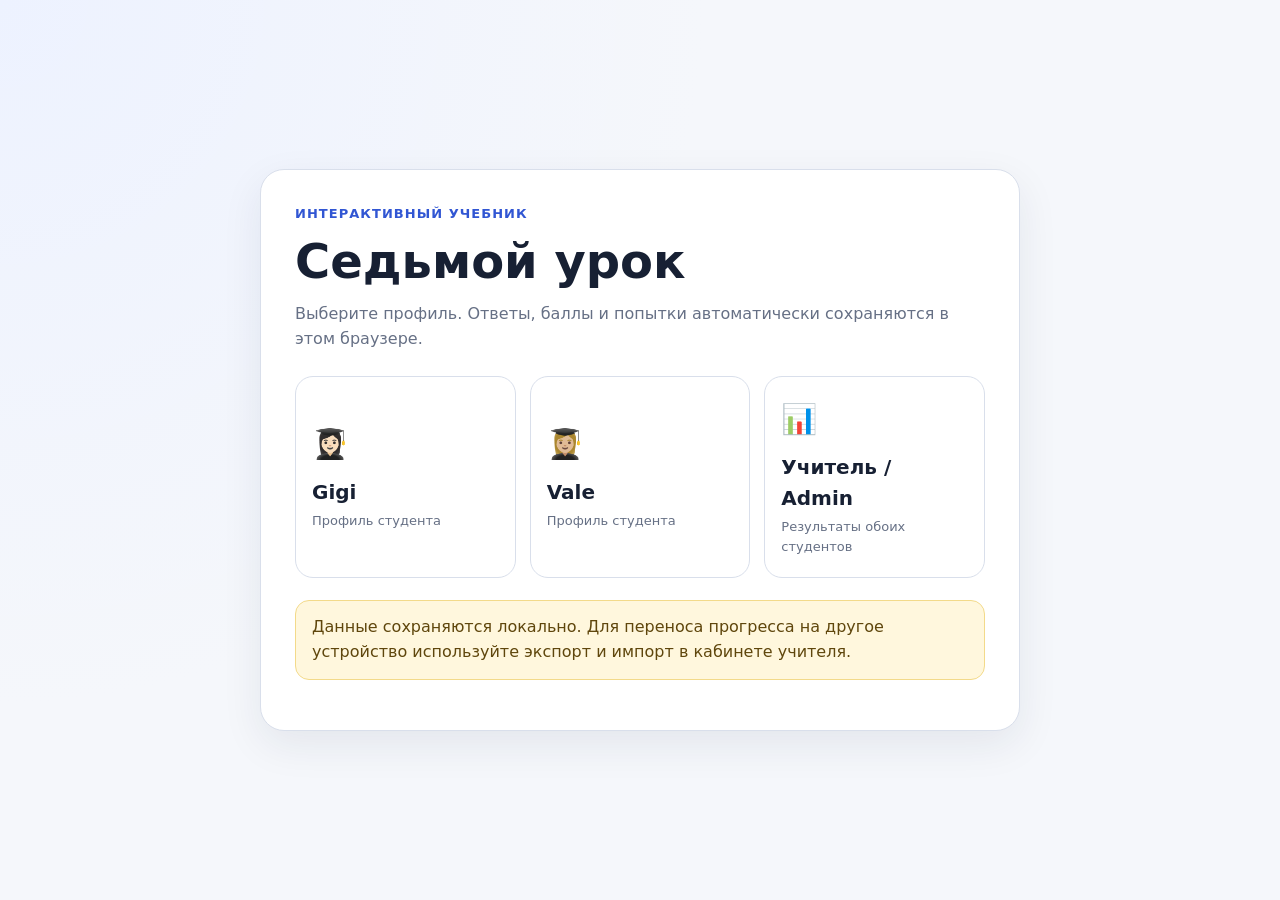
<file: lesson-7/index.html>
<!doctype html>
<html lang="ru">
<head>
  <meta charset="utf-8">
  <meta name="viewport" content="width=device-width,initial-scale=1">
  <title>Французский язык — урок 7</title>
  <style>
    body{font-family:system-ui,-apple-system,Segoe UI,sans-serif;margin:0;display:grid;place-items:center;min-height:100vh;background:#f5f7fb;color:#172033}.box{padding:28px;border:1px solid #d9dfeb;border-radius:18px;background:#fff;box-shadow:0 14px 40px rgba(28,39,65,.08);max-width:560px;text-align:center}.spin{width:34px;height:34px;border:4px solid #dbe4ff;border-top-color:#3156d3;border-radius:50%;margin:0 auto 18px;animation:s 1s linear infinite}@keyframes s{to{transform:rotate(360deg)}}.err{color:#b42318;white-space:pre-wrap}
  </style>
</head>
<body>
  <div class="box" id="status"><div class="spin"></div><strong>Загружаю интерактивный урок…</strong></div>
  <script>
  (async()=>{
    try{
      const files=['data/part1.txt','data/part2.txt','data/part3.txt','data/part4.txt'];
      const parts=await Promise.all(files.map(async f=>{const r=await fetch(f,{cache:'no-store'});if(!r.ok)throw new Error('Не удалось загрузить '+f);return (await r.text()).trim()}));
      const bin=atob(parts.join(''));
      const bytes=Uint8Array.from(bin,c=>c.charCodeAt(0));
      if(!('DecompressionStream' in window)) throw new Error('Этот браузер не поддерживает распаковку урока. Откройте страницу в актуальной версии Chrome, Edge, Firefox или Safari.');
      const stream=new Blob([bytes]).stream().pipeThrough(new DecompressionStream('gzip'));
      const html=await new Response(stream).text();
      document.open();document.write(html);document.close();
    }catch(e){document.getElementById('status').innerHTML='<strong>Не удалось открыть урок</strong><div class="err">'+String(e.message||e)+'</div>'}
  })();
  </script>
</body>
</html>
</file>
